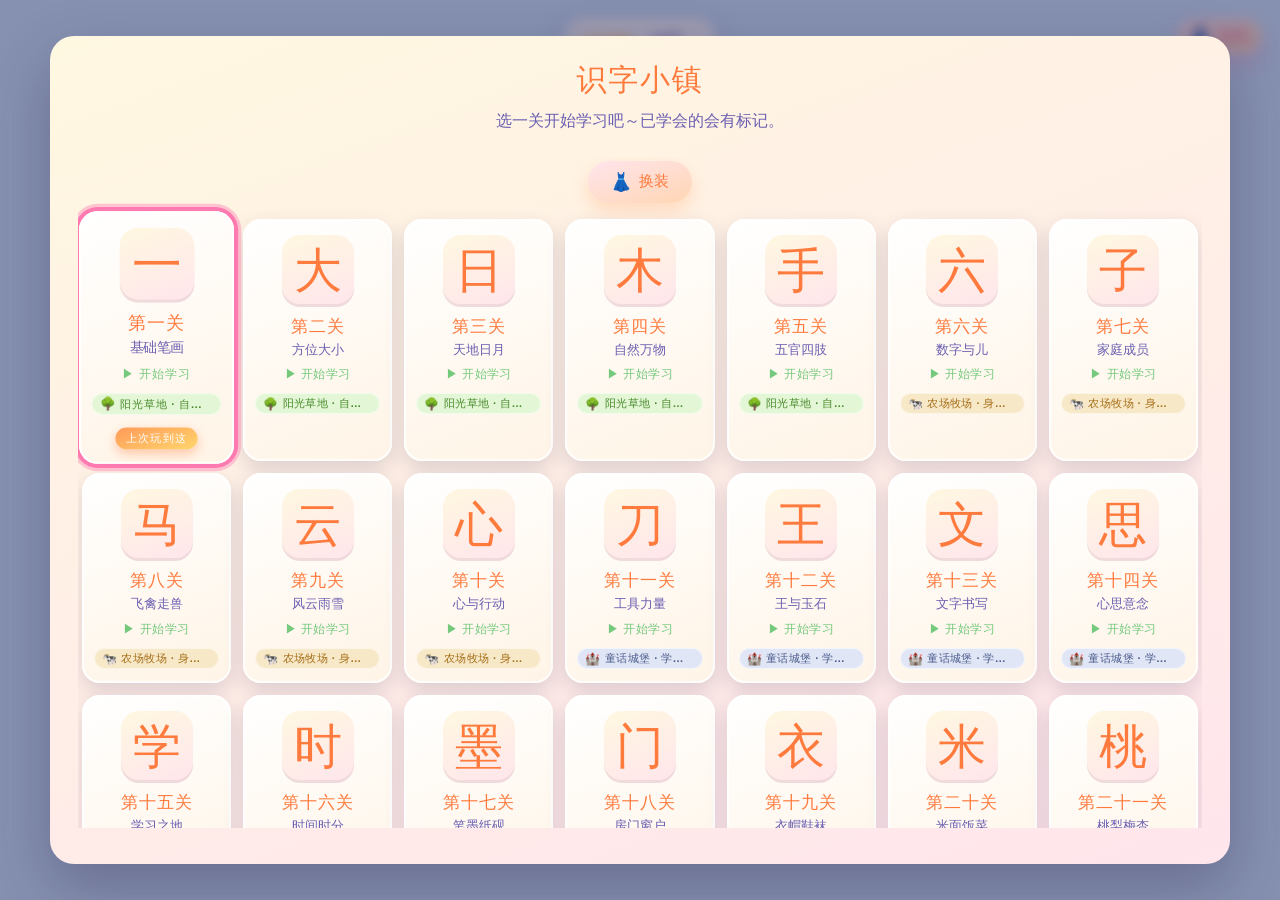
<file: index.html>
<!doctype html>
<html lang="zh-CN">
  <head>
    <meta charset="UTF-8" />
    <meta name="viewport" content="width=device-width, initial-scale=1.0, viewport-fit=cover" />
    <meta name="theme-color" content="#7ec8ff" />
    <link rel="icon" href="data:," />
    <title>识字小镇 · Character Town</title>
    <script type="module" crossorigin src="/assets/index-6w6TFGwN.js"></script>
    <link rel="stylesheet" crossorigin href="/assets/index-BEUWVscz.css">
  </head>
  <body>
    <main id="app">
      <canvas id="game-canvas" aria-label="识字小镇 Three.js 游戏画布"></canvas>

      <!-- 顶部：图片提示 + 拼音 + 词语 -->
      <section id="prompt-card" aria-live="polite">
        <div id="prompt-picture" aria-hidden="true">🌙</div>
        <div id="prompt-text">
          <div id="prompt-pinyin">yuè</div>
          <div id="prompt-word">
            <span class="char-slot" data-slot="0">?</span>
          </div>
        </div>
      </section>

      <!-- 关卡进度 + 鼓励语 -->
      <section id="round-bar" aria-live="polite">
        <div id="round-dots" aria-label="关卡进度"></div>
        <div id="status-line">准备好啦！走向正确的汉字 ✨</div>
      </section>

      <!-- 游戏中右上方：返回关卡列表（左）+ 换装（右） -->
      <button id="back-fab" type="button" aria-label="返回关卡选择" hidden>
        <span class="back-fab-icon" aria-hidden="true">🏠</span>
        <span class="back-fab-label">关卡</span>
      </button>

      <!-- 始终可见的换装入口：放在右上方，游戏过程中也能用 -->
      <button id="outfit-fab" type="button" aria-label="打开换装">
        <span class="outfit-fab-icon" aria-hidden="true">👗</span>
        <span class="outfit-fab-label">换装</span>
      </button>

      <!-- 开始 / 结束 弹窗。初始隐藏，等 Game.start() 加载完 stages.json 后再显示。 -->
      <section id="overlay">
        <div id="overlay-card">
          <h1 id="overlay-title">识字小镇</h1>
          <p id="overlay-body">正在准备关卡…</p>
          <div id="overlay-extras"></div>
          <button id="overlay-button" type="button">开始游戏</button>
          <button id="overlay-secondary" type="button" hidden>选择其他关卡</button>
        </div>
      </section>

      <!-- 触屏移动 -->
      <div id="touch-controls" aria-hidden="true">
        <div id="touch-stick">
          <div id="touch-knob"></div>
        </div>
        <!-- 占位按钮（保持 InputController 依赖；触屏上隐藏） -->
        <button id="dash-button" type="button" tabindex="-1" aria-hidden="true"></button>
      </div>

      <!-- 移动端首次进入提示 -->
      <section id="mobile-hint" aria-live="polite">
        <div class="hint-card">
          <div class="hint-row">
            <span class="hint-icon" aria-hidden="true">🕹️</span>
            <span class="hint-text">推动左下摇杆，让小兔子走动</span>
          </div>
          <div class="hint-row">
            <span class="hint-icon" aria-hidden="true">👆</span>
            <span class="hint-text">在场景上滑动手指，可以转动视角</span>
          </div>
          <button id="mobile-hint-close" type="button">知道了</button>
        </div>
        <div class="hint-arrow" aria-hidden="true">↙</div>
      </section>

      <!-- 手柄首次连接提示：与移动端 hint 类似，列出手柄按键映射 -->
      <section id="gamepad-hint" aria-live="polite">
        <div class="hint-card gp-hint-card">
          <div class="gp-hint-title">🎮 手柄已连接</div>
          <div class="hint-row">
            <span class="hint-icon" aria-hidden="true">🕹️</span>
            <span class="hint-text">左摇杆：移动 · 右摇杆：转动视角</span>
          </div>
          <div class="hint-row">
            <span class="hint-icon" aria-hidden="true">🅰️</span>
            <span class="hint-text">A 键：进入 / 确认 · B 键：返回</span>
          </div>
          <div class="hint-row">
            <span class="hint-icon" aria-hidden="true">🔼</span>
            <span class="hint-text">方向键：选择关卡 / 服装</span>
          </div>
          <div class="hint-row">
            <span class="hint-icon" aria-hidden="true">🟡</span>
            <span class="hint-text">Y 键：换装 · Start：朗读字音</span>
          </div>
          <button id="gamepad-hint-close" type="button">知道了</button>
        </div>
      </section>
    </main>
  </body>
</html>
</file>
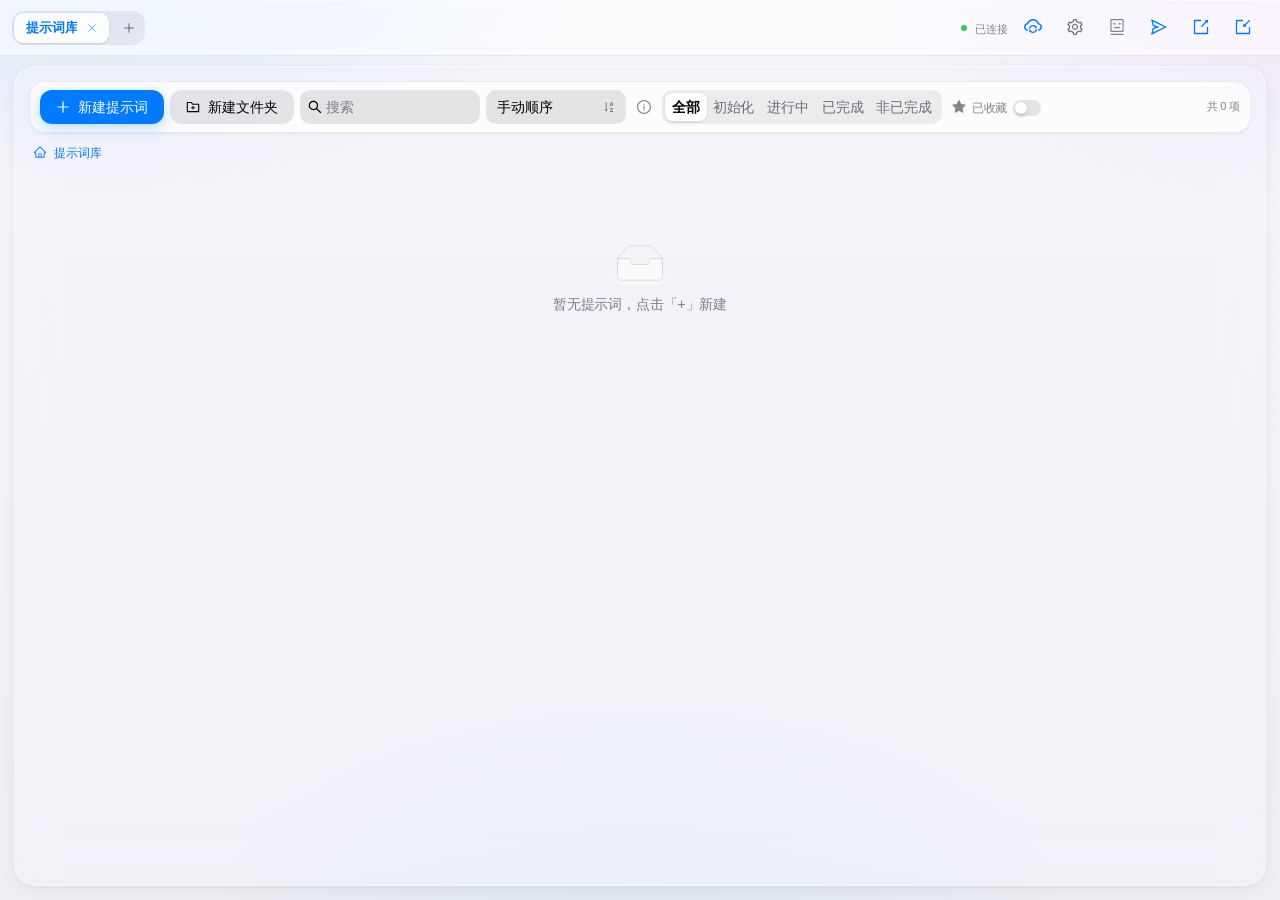
<file: ai-prompt-mgmt/index.html>
<!doctype html>
<html lang="zh-CN">
  <head>
    <meta charset="UTF-8" />
    <!-- viewport-fit=cover 让 iOS Safari 暴露 env(safe-area-inset-*)，
         配合 Layout Header 的安全区 padding 才能避免 PWA 状态栏遮挡。
         注意：去掉了 maximum-scale=1.0 + user-scalable=no（反 a11y，
         Apple 在 iOS 10+ 已明确建议不要禁用用户缩放）。 -->
    <meta name="viewport" content="width=device-width, initial-scale=1.0, viewport-fit=cover" />
    <meta name="theme-color" content="#f2f2f7" id="theme-color-meta" />
    <meta name="mobile-web-app-capable" content="yes" />
    <meta name="apple-mobile-web-app-capable" content="yes" />
    <meta name="apple-mobile-web-app-status-bar-style" content="black-translucent" />
    <meta name="apple-mobile-web-app-title" content="提示词库" />
    <title>提示词库</title>

    <!-- 标准图标：优先 SVG（可缩放），再回退 PNG -->
    <link rel="icon" type="image/svg+xml" sizes="any" href="./favicon.svg" />
    <link rel="icon" type="image/png" sizes="32x32" href="./favicon-32x32.png" />
    <link rel="icon" type="image/png" sizes="16x16" href="./favicon-16x16.png" />
    
    <!-- Apple Touch Icon -->
    <link rel="apple-touch-icon" sizes="180x180" href="./apple-touch-icon.png" />
    
    <!-- Android Chrome -->
    <link rel="manifest" href="./manifest.json" />
    
    <meta name="description" content="提示词库 - 高效管理和复用AI提示词" />

    <!-- 主题：首屏内联解析（浅色/暗色/跟随系统），避免 React 挂载前闪烁 -->
    <script>
      (function () {
        var mode = 'light';
        var glass = 'standard';
        try {
          var raw = localStorage.getItem('app-settings');
          if (raw) {
            var parsed = JSON.parse(raw);
            if (parsed) {
              if (
                parsed.themeMode === 'light' ||
                parsed.themeMode === 'dark' ||
                parsed.themeMode === 'system'
              ) {
                mode = parsed.themeMode;
              }
              if (
                parsed.glassOpacity === 'clear' ||
                parsed.glassOpacity === 'light' ||
                parsed.glassOpacity === 'standard' ||
                parsed.glassOpacity === 'solid'
              ) {
                glass = parsed.glassOpacity;
              }
            }
          }
        } catch (e) {
          /* localStorage 不可用时退回浅色 */
        }
        var resolved =
          mode === 'system'
            ? window.matchMedia('(prefers-color-scheme: dark)').matches
              ? 'dark'
              : 'light'
            : mode;
        var root = document.documentElement;
        root.dataset.theme = resolved;
        root.dataset.glass = glass;
        root.style.colorScheme = resolved;
        var meta = document.getElementById('theme-color-meta');
        if (meta) meta.content = resolved === 'dark' ? '#1c1c1e' : '#f2f2f7';
      })();
    </script>
    <script type="module" crossorigin src="./assets/index-BOqaMb8U.js"></script>
    <link rel="stylesheet" crossorigin href="./assets/index-BNlr_bYI.css">
  </head>
  <body>
    <div id="root"></div>
  </body>
</html>
</file>
<file: assets/index-BEUWVscz.css>
:root{color:#2a2440;font-synthesis:none;text-rendering:geometricprecision;background:#cfeaff;font-family:PingFang SC,Hiragino Sans GB,Microsoft YaHei,Noto Sans CJK SC,Source Han Sans SC,Avenir Next,Avenir,Segoe UI,sans-serif}*{box-sizing:border-box}html,body,#app{width:100%;height:100%;margin:0;overflow:hidden}body{-webkit-tap-highlight-color:transparent;min-width:320px}#app{background:linear-gradient(#7ec8ff 0%,#cfeaff 60%,#f8efd2 100%);position:relative}#game-canvas{touch-action:none;outline:none;width:100vw;height:100vh;display:block}#back-fab{top:max(18px, env(safe-area-inset-top));right:calc(max(18px, env(safe-area-inset-right)) + 116px);z-index:5;appearance:none;cursor:pointer;color:#3aa5d9;letter-spacing:.06em;-webkit-tap-highlight-color:#3aa5d940;pointer-events:auto;background:linear-gradient(160deg,#d6f7ff,#c1ecff);border:none;border-radius:999px;align-items:center;gap:6px;padding:8px 14px 8px 10px;font-family:inherit;font-size:14px;font-weight:800;transition:transform .18s,box-shadow .18s;display:inline-flex;position:absolute;box-shadow:0 10px 22px #3aa5d952,inset 0 0 0 2px #ffffffd9}#back-fab:hover{transform:translateY(-2px);box-shadow:0 14px 26px #3aa5d96b,inset 0 0 0 2px #fffffff2}#back-fab:active{transform:translateY(0)}#back-fab[hidden]{display:none}.back-fab-icon{filter:drop-shadow(0 2px 4px #3aa5d952);font-size:20px;line-height:1}.back-fab-label{font-size:13px}@media (width<=380px){.back-fab-label{display:none}#back-fab{right:calc(max(18px, env(safe-area-inset-right)) + 64px);padding:8px 10px}}@media (pointer:coarse),(width<=760px){#back-fab{right:calc(max(18px, env(safe-area-inset-right)) + 92px);padding:7px 12px 7px 9px;font-size:13px}.back-fab-icon{font-size:18px}}#outfit-fab{top:max(18px, env(safe-area-inset-top));right:max(18px, env(safe-area-inset-right));z-index:5;appearance:none;cursor:pointer;color:#ff5a8a;letter-spacing:.06em;-webkit-tap-highlight-color:#ff9a5a40;pointer-events:auto;background:linear-gradient(160deg,#ffe5ec,#ffd5b3);border:none;border-radius:999px;align-items:center;gap:6px;padding:8px 14px 8px 10px;font-family:inherit;font-size:14px;font-weight:800;transition:transform .18s,box-shadow .18s;display:inline-flex;position:absolute;box-shadow:0 10px 22px #ff7ab052,inset 0 0 0 2px #ffffffd9}#outfit-fab:hover{transform:translateY(-2px);box-shadow:0 14px 26px #ff7ab06b,inset 0 0 0 2px #fffffff2}#outfit-fab:active{transform:translateY(0)}#outfit-fab[hidden]{display:none}.outfit-fab-icon{filter:drop-shadow(0 2px 4px #ff7ab052);font-size:20px;line-height:1}.outfit-fab-label{font-size:13px}@media (width<=380px){.outfit-fab-label{display:none}#outfit-fab{padding:8px 10px}}@media (pointer:coarse),(width<=760px){#outfit-fab{padding:7px 12px 7px 9px;font-size:13px}.outfit-fab-icon{font-size:18px}}#prompt-card{top:max(18px, env(safe-area-inset-top));-webkit-backdrop-filter:blur(8px);backdrop-filter:blur(8px);pointer-events:auto;cursor:pointer;-webkit-user-select:none;user-select:none;-webkit-tap-highlight-color:#ff9a5a40;z-index:4;background:#ffffffe0;border-radius:22px;align-items:center;gap:14px;padding:12px 22px 12px 14px;display:flex;position:absolute;left:50%;transform:translate(-50%);box-shadow:0 14px 36px #664ea538,inset 0 0 0 2px #ffffffe6}#prompt-card.prompt-tapped{animation:.32s prompt-tap}@keyframes prompt-tap{0%{transform:translate(-50%)scale(1)}40%{transform:translate(-50%)scale(1.07);box-shadow:0 18px 42px #ff9a5a59,inset 0 0 0 2px #ffffffe6}to{transform:translate(-50%)scale(1)}}#prompt-picture{background:linear-gradient(160deg,#ffe9b3,#ffc7c7);border-radius:16px;justify-content:center;align-items:center;width:60px;height:60px;font-size:48px;line-height:1;display:flex;box-shadow:inset 0 -3px #00000014}#prompt-text{flex-direction:column;align-items:flex-start;gap:4px;display:flex}#prompt-pinyin{color:#6b5fb1;letter-spacing:.04em;font-size:16px;font-weight:600}#prompt-word{gap:8px;display:flex}.char-slot{color:#ff8a3d;background:#fff4d6;border-radius:12px;justify-content:center;align-items:center;width:42px;height:48px;font-size:28px;font-weight:800;transition:transform .32s cubic-bezier(.34,1.56,.64,1),background .32s,color .32s;display:inline-flex;box-shadow:inset 0 -3px #00000014}.char-slot.char-filled{color:#fff;background:linear-gradient(160deg,#ffd66b,#ff9a5a);animation:.42s slot-pop;transform:scale(1.08)rotate(-3deg)}@keyframes slot-pop{0%{transform:scale(.5)rotate(8deg)}60%{transform:scale(1.18)rotate(-6deg)}to{transform:scale(1.08)rotate(-3deg)}}#round-bar{top:max(110px, calc(env(safe-area-inset-top) + 110px));pointer-events:none;z-index:3;flex-direction:column;align-items:center;gap:6px;display:flex;position:absolute;left:50%;transform:translate(-50%)}#round-dots{gap:8px;display:flex}.round-dot{background:#ffffffb3;border-radius:50%;width:14px;height:14px;transition:transform .32s,background .32s;box-shadow:inset 0 -2px #00000014}.round-dot.dot-active{background:linear-gradient(160deg,#ff9a5a,#ffd66b);transform:scale(1.25)}.round-dot.dot-done{background:linear-gradient(160deg,#74e1c0,#4fc1e9)}#status-line{color:#6b5fb1;background:#ffffffd1;border-radius:999px;padding:6px 14px;font-size:14px;font-weight:700;transition:transform .22s;box-shadow:0 6px 16px #664ea52e}#status-line.flash{animation:.45s status-flash}@keyframes status-flash{0%{transform:translateY(0)scale(1)}35%{transform:translateY(-4px)scale(1.06)}to{transform:translateY(0)scale(1)}}#overlay{-webkit-backdrop-filter:blur(6px);backdrop-filter:blur(6px);z-index:10;opacity:0;pointer-events:none;background:#2e245073;justify-content:center;align-items:center;transition:opacity .32s;display:flex;position:absolute;inset:0}#overlay.overlay-visible{opacity:1;pointer-events:auto}#overlay-card{text-align:center;background:linear-gradient(160deg,#fff8e1,#ffe5ec);border-radius:24px;flex-direction:column;width:min(96vw,1180px);max-height:92vh;padding:24px 28px 22px;display:flex;overflow:hidden;box-shadow:0 24px 60px #2e245052}#overlay-card>#overlay-extras{overscroll-behavior:contain;scrollbar-width:thin;scrollbar-color:#ff9a5a8c transparent;flex:1;min-height:0;padding:4px 2px;overflow-y:auto}#overlay-card>#overlay-extras::-webkit-scrollbar{width:10px}#overlay-card>#overlay-extras::-webkit-scrollbar-track{background:0 0}#overlay-card>#overlay-extras::-webkit-scrollbar-thumb{background:linear-gradient(#ffb37a,#ff9a5a) padding-box padding-box;border:2px solid #0000;border-radius:999px}#overlay.celebrate #overlay-card{width:min(440px,90vw);max-height:86vh;overflow-y:auto}#overlay.celebrate #overlay-card>#overlay-extras{flex:0 auto;padding:0;overflow:visible}#overlay-title{color:#ff7a3d;letter-spacing:.06em;margin:0 0 8px;font-size:30px}#overlay-body{color:#6b5fb1;word-break:keep-all;margin:0 0 18px;font-size:16px;line-height:1.6}#overlay-button{appearance:none;cursor:pointer;color:#fff;letter-spacing:.06em;background:linear-gradient(160deg,#ff9a5a,#ffd66b);border:none;border-radius:999px;padding:12px 28px;font-size:17px;font-weight:800;transition:transform .2s,box-shadow .2s;box-shadow:0 12px 28px #ff7a3d6b}#overlay-button:hover{transform:translateY(-2px);box-shadow:0 16px 32px #ff7a3d80}#overlay-button:active{transform:translateY(0)}#overlay.celebrate #overlay-card{background:linear-gradient(160deg,#d6f7ff,#fff2c1)}#overlay.celebrate #overlay-title{color:#4fc1e9}#overlay-extras{margin:4px 0 14px}.stage-grid{grid-template-columns:repeat(auto-fill,minmax(140px,1fr));gap:12px;padding:4px 2px 8px;display:grid}.stage-card{appearance:none;cursor:pointer;text-align:center;color:inherit;background:linear-gradient(160deg,#fff,#fff4e6);border:none;border-radius:18px;flex-direction:column;align-items:center;gap:4px;padding:16px 12px 14px;font-family:inherit;transition:transform .22s,box-shadow .22s,opacity .22s;display:flex;box-shadow:0 8px 20px #2e245029,inset 0 0 0 2px #ffffffe6}.stage-card.unlocked:hover{transform:translateY(-3px);box-shadow:0 14px 28px #ff9a5a52,inset 0 0 0 2px #fffffff2}.stage-card:active{transform:translateY(0)}.stage-card.locked{cursor:not-allowed;opacity:.55;background:linear-gradient(160deg,#e8e6f0,#d6d2e0);box-shadow:inset 0 -2px #00000014}.stage-card.done{background:linear-gradient(160deg,#d6f7e3,#c1ecff);box-shadow:0 8px 20px #4fc1e947,inset 0 0 0 2px #fffffff2}.stage-card.last-played{animation:1.8s ease-in-out infinite stage-pulse;position:relative;box-shadow:0 0 0 3px #ff9a5a,0 14px 32px #ff9a5a6b,inset 0 0 0 2px #fffffff2}.stage-card.last-played.done{box-shadow:0 0 0 3px #4fc1e9,0 14px 32px #4fc1e966,inset 0 0 0 2px #fffffff2}@keyframes stage-pulse{0%,to{transform:scale(1)}50%{transform:scale(1.04)}}.stage-badge{color:#fff;letter-spacing:.06em;background:linear-gradient(160deg,#ff9a5a,#ffd66b);border-radius:999px;align-self:center;margin-top:8px;padding:3px 10px;font-size:11px;font-weight:800;box-shadow:0 4px 10px #ff7a3d66}.stage-icon{color:#ff7a3d;background:linear-gradient(160deg,#fff8e1,#ffe5ec);border-radius:18px;justify-content:center;align-items:center;width:72px;height:72px;margin-bottom:4px;font-size:48px;font-weight:900;line-height:1;display:flex;box-shadow:inset 0 -3px #0000000f}.stage-card.locked .stage-icon{color:#8a82a6;background:linear-gradient(160deg,#efeaf5,#d8d2e0)}.stage-title{color:#ff7a3d;letter-spacing:.06em;font-size:17px;font-weight:800}.stage-card.locked .stage-title{color:#8a82a6}.stage-subtitle{color:#6b5fb1;font-size:13px;font-weight:600;line-height:1.3}.stage-card.locked .stage-subtitle{color:#9890b5}.stage-status{color:#74c97c;letter-spacing:.04em;margin-top:4px;font-size:12px;font-weight:700}.stage-card.done .stage-status{color:#4fc1e9}.stage-card.locked .stage-status{color:#8a82a6}.stage-theme{letter-spacing:.04em;color:#5a4a8a;white-space:nowrap;text-overflow:ellipsis;background:#fff9;border-radius:999px;align-items:center;gap:4px;max-width:100%;margin-top:6px;padding:3px 8px;font-size:11px;font-weight:700;display:inline-flex;overflow:hidden;box-shadow:inset 0 0 0 1px #fff9}.stage-theme-icon{font-size:12px;line-height:1}.stage-theme-text{text-overflow:ellipsis;font-size:11px;overflow:hidden}.stage-theme.theme-meadow{color:#4a8a2c;background:#e3f7d6}.stage-theme.theme-farm{color:#a8721c;background:#f7e8c8}.stage-theme.theme-castle{color:#4a5a8a;background:#e0e6f6}.stage-theme.theme-town{color:#cc6a3a;background:#ffe7d4}.stage-theme.theme-orchard{color:#c84a4a;background:#fbdada}.stage-theme.theme-rainbow{color:#8a4ab0;background:#f7e7f7}.stage-theme.theme-ocean{color:#3a7ac8;background:#d4ecf7}.stage-theme.theme-sakura{color:#c84a8a;background:#ffe0ec}.stage-theme.theme-snow{color:#4a7ac8;background:#eef4fb}.stage-theme.theme-beach{color:#cc8a3a;background:#fff4cc}.stage-theme.theme-iceberg{color:#4a8ac8;background:#e0f0fa}.stage-theme.theme-space{color:#3050a0;background:#c8d0ff}.stage-theme.theme-wheatfield{color:#a87832;background:#f7e8b8}.stage-theme.theme-palace{color:#c84a4a;background:#ffe0d4}.stage-theme.theme-garden{color:#c84a8a;background:#ffe0ec}.stage-theme.theme-bazaar{color:#a8601c;background:#f7e0b8}.stage-theme.theme-theater{color:#a84a4a;background:#f7d8d8}.stage-theme.theme-workshop{color:#8a5a2a;background:#e8d4b8}.stage-theme.theme-kitchen{color:#cc6a3a;background:#ffe7d4}.stage-theme.theme-skyGarden{color:#8a4ab0;background:#f7e0f0}#overlay-secondary{appearance:none;cursor:pointer;color:#6b5fb1;letter-spacing:.04em;background:#ffffffa6;border:none;border-radius:999px;margin-top:10px;padding:8px 18px;font-family:inherit;font-size:14px;font-weight:700;transition:transform .18s,background .18s;box-shadow:0 4px 12px #2e24502e}#overlay-secondary:hover{background:#ffffffd9;transform:translateY(-1px)}#overlay-secondary:active{transform:translateY(0)}#overlay-secondary[hidden]{display:none}@media (width<=380px){.stage-grid{grid-template-columns:repeat(auto-fill,minmax(120px,1fr))}.stage-icon{width:60px;height:60px;font-size:40px}}.outfit-entry{appearance:none;cursor:pointer;color:#ff7a3d;letter-spacing:.06em;background:linear-gradient(160deg,#ffe5ec,#ffd5b3);border:none;border-radius:999px;align-items:center;gap:6px;margin:0 auto 12px;padding:10px 22px;font-family:inherit;font-size:15px;font-weight:800;transition:transform .2s,box-shadow .2s;display:inline-flex;box-shadow:0 8px 18px #ff9a5a47}.outfit-entry:hover{transform:translateY(-2px);box-shadow:0 12px 24px #ff9a5a61}.outfit-entry:active{transform:translateY(0)}.outfit-entry-icon{font-size:18px}#overlay.outfit #overlay-card{background:linear-gradient(160deg,#fff0fa,#e5f3ff)}#overlay.outfit #overlay-title{color:#e94f8a}.outfit-grid{grid-template-columns:repeat(auto-fill,minmax(140px,1fr));gap:12px;padding:4px 2px 8px;display:grid}.outfit-card{appearance:none;cursor:pointer;text-align:center;color:inherit;background:linear-gradient(160deg,#fff,#fff4e6);border:none;border-radius:18px;flex-direction:column;align-items:center;gap:4px;padding:14px 10px 12px;font-family:inherit;transition:transform .22s,box-shadow .22s,opacity .22s;display:flex;position:relative;box-shadow:0 8px 20px #2e245029,inset 0 0 0 2px #ffffffe6}.outfit-card.unlocked:hover{transform:translateY(-3px);box-shadow:0 14px 28px #ff9a5a52,inset 0 0 0 2px #fffffff2}.outfit-card:active{transform:translateY(0)}.outfit-card.locked{cursor:not-allowed;opacity:.6;background:linear-gradient(160deg,#ece8f5,#d8d2e0);box-shadow:inset 0 -2px #00000014}.outfit-card.selected{animation:1.6s ease-in-out infinite outfit-pulse;box-shadow:0 0 0 3px #ff7ab0,0 12px 26px #ff7ab06b,inset 0 0 0 2px #fffffff2}@keyframes outfit-pulse{0%,to{transform:scale(1)}50%{transform:scale(1.03)}}.outfit-color{border-radius:16px;justify-content:center;align-items:center;width:64px;height:64px;margin-bottom:2px;font-size:30px;display:flex;box-shadow:inset 0 -3px #0000001a,0 4px 10px #2e24502e}.outfit-card.locked .outfit-color{filter:grayscale(.6);opacity:.7}.outfit-emoji{filter:drop-shadow(0 2px 4px #2e24502e);font-size:22px;line-height:1;position:absolute;top:14px;right:12px}.outfit-name{color:#ff7a3d;letter-spacing:.04em;font-size:14px;font-weight:800}.outfit-card.locked .outfit-name{color:#8a82a6}.outfit-status{color:#74c97c;letter-spacing:.04em;font-size:11px;font-weight:700}.outfit-card.selected .outfit-status{color:#ff7ab0}.outfit-card.locked .outfit-status{color:#9890b5}@media (width<=380px){.outfit-grid{grid-template-columns:repeat(auto-fill,minmax(120px,1fr))}}.unlock-note{color:#ff5a8a;background:linear-gradient(160deg,#ffe1ec,#ffd5b3);border-radius:14px;margin:8px 0 16px;padding:10px 14px;font-size:14px;font-weight:700;animation:.6s cubic-bezier(.34,1.56,.64,1) unlock-pop;box-shadow:inset 0 0 0 2px #fff9}@keyframes unlock-pop{0%{opacity:0;transform:scale(.6)translateY(10px)}to{opacity:1;transform:scale(1)translateY(0)}}#touch-controls{right:max(18px, env(safe-area-inset-right));bottom:max(18px, env(safe-area-inset-bottom));left:max(18px, env(safe-area-inset-left));pointer-events:none;z-index:5;justify-content:flex-start;align-items:flex-end;display:none;position:absolute}#touch-stick{aspect-ratio:1;pointer-events:auto;touch-action:none;background:#ffffff8c;border:1px solid #fff9;border-radius:50%;width:clamp(108px,26vw,152px);position:relative;box-shadow:0 12px 24px #2e24502e}#touch-knob{aspect-ratio:1;background:linear-gradient(160deg,#ff9a5a,#ffd66b);border-radius:50%;width:42%;position:absolute;top:50%;left:50%;transform:translate(-50%,-50%);box-shadow:0 6px 18px #ff7a3d73}#dash-button{display:none}@media (pointer:coarse),(width<=760px){#prompt-card{gap:10px;padding:10px 18px 10px 12px}#prompt-picture{width:50px;height:50px;font-size:38px}#prompt-pinyin{font-size:13px}.char-slot{width:36px;height:42px;font-size:24px}#round-bar{top:max(96px, calc(env(safe-area-inset-top) + 96px))}#status-line{padding:5px 10px;font-size:12px}#touch-controls{display:flex}}#mobile-hint{left:max(18px, env(safe-area-inset-left));bottom:calc(max(180px, env(safe-area-inset-bottom)) + 160px);pointer-events:none;z-index:6;align-items:flex-end;gap:8px;display:none;position:absolute}#mobile-hint.hint-visible{display:none}.hint-card{pointer-events:auto;background:#fffffff5;border-radius:18px;flex-direction:column;gap:8px;max-width:220px;padding:12px 14px 10px;animation:.42s cubic-bezier(.34,1.56,.64,1) hint-in;display:flex;box-shadow:0 12px 28px #2e245047}.hint-row{align-items:center;gap:10px;display:flex}.hint-icon{flex-shrink:0;font-size:22px}.hint-text{color:#6b5fb1;font-size:13px;font-weight:700;line-height:1.4}#mobile-hint-close{appearance:none;cursor:pointer;color:#fff;background:linear-gradient(160deg,#ff9a5a,#ffd66b);border:none;border-radius:999px;align-self:flex-start;padding:6px 14px;font-size:12px;font-weight:800;box-shadow:0 6px 14px #ff7a3d6b}.hint-arrow{color:#ff9a5a;text-shadow:0 4px 12px #ff7a3d6b;align-self:flex-end;margin-bottom:4px;font-size:36px;animation:1.2s ease-in-out infinite hint-bounce}@keyframes hint-in{0%{opacity:0;transform:translateY(20px)scale(.92)}to{opacity:1;transform:translateY(0)scale(1)}}@keyframes hint-bounce{0%,to{transform:translateY(0)rotate(-12deg)}50%{transform:translateY(8px)rotate(-12deg)}}@media (pointer:coarse),(width<=760px){#mobile-hint{display:none}#mobile-hint.hint-visible{display:flex}}#outfit-fab.gp-active{box-shadow:0 0 0 3px #74e1c0,0 10px 22px #74e1c080,inset 0 0 0 2px #fffffff2}#outfit-fab.gp-active:before{content:"🎮";filter:drop-shadow(0 2px 4px #2e245047);font-size:16px;position:absolute;top:-10px;right:-8px}#gamepad-hint{right:max(18px, env(safe-area-inset-right));bottom:max(18px, env(safe-area-inset-bottom));pointer-events:none;z-index:6;display:none;position:absolute}#gamepad-hint.hint-visible{display:flex}.gp-hint-card{pointer-events:auto;background:#fffffff5;max-width:260px;padding:14px 16px 12px;box-shadow:0 14px 32px #2e245052}.gp-hint-title{color:#4fc1e9;letter-spacing:.06em;margin-bottom:6px;font-size:14px;font-weight:800}.stage-card.gp-focus,.outfit-card.gp-focus,.outfit-entry.gp-focus,#overlay-button.gp-focus,#overlay-secondary.gp-focus,#outfit-fab.gp-focus,#back-fab.gp-focus{outline:none;transform:translateY(-3px)scale(1.04);box-shadow:0 0 0 4px #ff7ab0,0 0 0 7px #ff7ab066,inset 0 0 0 2px #fffffff2}.stage-card.gp-focus:active,.outfit-card.gp-focus:active,.outfit-entry.gp-focus:active{transform:translateY(0)scale(1)}.gp-pulse{animation:.22s gp-pulse}@keyframes gp-pulse{0%{transform:scale(1.04)}50%{transform:scale(.96)}to{transform:scale(1.04)}}@media (pointer:coarse),(width<=760px){#gamepad-hint{display:none!important}}
</file>
<file: ai-prompt-mgmt/assets/index-BNlr_bYI.css>
html,body{width:100%;height:100%}input::-ms-clear,input::-ms-reveal{display:none}*,*:before,*:after{box-sizing:border-box}html{font-family:sans-serif;line-height:1.15;-webkit-text-size-adjust:100%;-ms-text-size-adjust:100%;-ms-overflow-style:scrollbar;-webkit-tap-highlight-color:rgba(0,0,0,0)}body{margin:0}[tabindex="-1"]:focus{outline:none}hr{box-sizing:content-box;height:0;overflow:visible}h1,h2,h3,h4,h5,h6{margin-top:0;margin-bottom:.5em;font-weight:500}p{margin-top:0;margin-bottom:1em}abbr[title],abbr[data-original-title]{-webkit-text-decoration:underline dotted;text-decoration:underline dotted;border-bottom:0;cursor:help}address{margin-bottom:1em;font-style:normal;line-height:inherit}input[type=text],input[type=password],input[type=number],textarea{-webkit-appearance:none}ol,ul,dl{margin-top:0;margin-bottom:1em}ol ol,ul ul,ol ul,ul ol{margin-bottom:0}dt{font-weight:500}dd{margin-bottom:.5em;margin-left:0}blockquote{margin:0 0 1em}dfn{font-style:italic}b,strong{font-weight:bolder}small{font-size:80%}sub,sup{position:relative;font-size:75%;line-height:0;vertical-align:baseline}sub{bottom:-.25em}sup{top:-.5em}pre,code,kbd,samp{font-size:1em;font-family:SFMono-Regular,Consolas,Liberation Mono,Menlo,Courier,monospace}pre{margin-top:0;margin-bottom:1em;overflow:auto}figure{margin:0 0 1em}img{vertical-align:middle;border-style:none}a,area,button,[role=button],input:not([type=range]),label,select,summary,textarea{touch-action:manipulation}table{border-collapse:collapse}caption{padding-top:.75em;padding-bottom:.3em;text-align:left;caption-side:bottom}input,button,select,optgroup,textarea{margin:0;color:inherit;font-size:inherit;font-family:inherit;line-height:inherit}button,input{overflow:visible}button,select{text-transform:none}button,html [type=button],[type=reset],[type=submit]{-webkit-appearance:button}button::-moz-focus-inner,[type=button]::-moz-focus-inner,[type=reset]::-moz-focus-inner,[type=submit]::-moz-focus-inner{padding:0;border-style:none}input[type=radio],input[type=checkbox]{box-sizing:border-box;padding:0}input[type=date],input[type=time],input[type=datetime-local],input[type=month]{-webkit-appearance:listbox}textarea{overflow:auto;resize:vertical}fieldset{min-width:0;margin:0;padding:0;border:0}legend{display:block;width:100%;max-width:100%;margin-bottom:.5em;padding:0;color:inherit;font-size:1.5em;line-height:inherit;white-space:normal}progress{vertical-align:baseline}[type=number]::-webkit-inner-spin-button,[type=number]::-webkit-outer-spin-button{height:auto}[type=search]{outline-offset:-2px;-webkit-appearance:none}[type=search]::-webkit-search-cancel-button,[type=search]::-webkit-search-decoration{-webkit-appearance:none}::-webkit-file-upload-button{font:inherit;-webkit-appearance:button}output{display:inline-block}summary{display:list-item}template{display:none}[hidden]{display:none!important}:root{--ios-blue: #007aff;--ios-blue-light: #0a84ff;--ios-green: #34c759;--ios-red: #ff3b30;--ios-orange: #ff9500;--ios-yellow: #ffcc00;--ios-purple: #af52de;--ios-pink: #ff2d55;--ios-teal: #30b0c7;--ios-indigo: #5856d6;--ios-gray: #8e8e93;--color-bg: #f2f2f7;--color-bg-gradient: radial-gradient(min(1000px, 70vw) min(520px, 36vw) at 6% -12%, rgba(0, 122, 255, .16) 0%, transparent 62%), radial-gradient(min(900px, 62vw) min(480px, 33vw) at 102% -6%, rgba(175, 82, 222, .13) 0%, transparent 58%), radial-gradient(min(860px, 60vw) min(620px, 43vw) at 50% 116%, rgba(48, 176, 199, .12) 0%, transparent 62%), linear-gradient(180deg, #f6f6fa 0%, #eeeef4 100%);--color-surface: #ffffff;--color-surface-2: #fbfbfd;--color-group-surface: #ffffff;--color-surface-glass: rgba(255, 255, 255, .72);--color-fill: rgba(118, 118, 128, .12);--color-fill-strong: rgba(118, 118, 128, .18);--color-fill-hover: rgba(118, 118, 128, .28);--color-border: rgba(60, 60, 67, .12);--color-border-strong: rgba(60, 60, 67, .2);--color-hairline: rgba(60, 60, 67, .09);--color-text: #000000;--color-text-secondary: rgba(60, 60, 67, .72);--color-text-muted: rgba(60, 60, 67, .62);--color-primary: #007aff;--color-primary-soft: rgba(0, 122, 255, .12);--color-primary-hover: #0062cc;--color-accent: #5856d6;--color-success: #34c759;--color-warning: #ff9500;--color-danger: #ff3b30;--radius-xs: 8px;--radius-sm: 10px;--radius-md: 12px;--radius-lg: 16px;--radius-xl: 22px;--radius-2xl: 28px;--shadow-sm: 0 1px 2px rgba(0, 0, 0, .04), 0 1px 3px rgba(0, 0, 0, .04);--shadow-md: 0 4px 16px rgba(0, 0, 0, .06), 0 1px 3px rgba(0, 0, 0, .04);--shadow-lg: 0 16px 48px rgba(0, 0, 0, .12), 0 4px 12px rgba(0, 0, 0, .06);--shadow-tint: 0 8px 24px rgba(0, 122, 255, .22);--glass-blur: saturate(180%) blur(24px);--glass-border: rgba(255, 255, 255, .6);--glass-inset: inset 0 .5px 0 rgba(255, 255, 255, .65);--glass-field-rgb: 255 255 255;--glass-alpha-field: .72;--glass-alpha-field-focus: .9;--glass-scale: 1;--glass-overlay-scale: 1;--glass-list-rgb: 255 255 255;--glass-alpha-list: 1}:root[data-glass=clear]{--glass-scale: .35;--glass-overlay-scale: .78}:root[data-glass=light]{--glass-scale: .62;--glass-overlay-scale: .9}:root[data-glass=standard]{--glass-scale: 1;--glass-overlay-scale: 1}:root[data-glass=solid]{--glass-scale: 1.35;--glass-overlay-scale: 1}*{margin:0;padding:0;box-sizing:border-box}*,*:before,*:after{animation-duration:0s!important;animation-delay:0s!important}.ant-modal,.ant-modal *,.ant-drawer,.ant-drawer *,.ant-popover,.ant-popover *,.ant-tooltip,.ant-tooltip *{transition-duration:0s!important;transition-delay:0s!important}html,body,#root{height:100%}html{-webkit-text-size-adjust:100%}body{font-family:-apple-system,BlinkMacSystemFont,SF Pro Text,SF Pro Display,Segoe UI,Roboto,Helvetica Neue,PingFang SC,Hiragino Sans GB,Microsoft YaHei,sans-serif;font-size:15px;letter-spacing:-.01em;color:var(--color-text);background:var(--color-bg);background-image:var(--color-bg-gradient);background-attachment:fixed;-webkit-font-smoothing:antialiased;-moz-osx-font-smoothing:grayscale;overscroll-behavior-y:none}.wallpaper-layer{position:absolute;inset:0;z-index:0;pointer-events:none;background-size:cover;background-position:center;background-repeat:no-repeat}.wallpaper-layer{filter:saturate(.72) brightness(1.04)}:root[data-theme=dark] .wallpaper-layer{filter:brightness(.72) saturate(1)}:root[data-wallpaper=on]{--glass-alpha-list: .72}:root[data-theme=dark][data-wallpaper=on]{--glass-alpha-list: .6}a{color:var(--color-primary);text-decoration:none}::-webkit-scrollbar{width:8px;height:8px}::-webkit-scrollbar-track{background:transparent}::-webkit-scrollbar-thumb{background:#3c3c4338;border-radius:999px;border:2px solid transparent;background-clip:padding-box}::-webkit-scrollbar-thumb:hover{background:#3c3c4366;background-clip:padding-box;border:2px solid transparent}.ant-layout-header,.ant-layout-header.glassy-header{background:rgb(255 255 255 / calc(.58 * var(--glass-scale)))!important;backdrop-filter:var(--glass-blur);-webkit-backdrop-filter:var(--glass-blur);border-bottom:.5px solid var(--color-hairline)!important;box-shadow:var(--glass-inset)}.ant-layout-content{background:rgb(242 242 247 / calc(.6 * var(--glass-scale)))!important;backdrop-filter:saturate(180%) blur(20px);-webkit-backdrop-filter:saturate(180%) blur(20px);border-radius:var(--radius-xl)!important;box-shadow:var(--shadow-md);border:.5px solid rgba(255,255,255,.6)}.ant-btn{font-weight:500;border-radius:var(--radius-md)!important;box-shadow:none;transition:background-color .18s ease,color .18s ease,border-color .18s ease,box-shadow .18s ease,transform .18s ease,opacity .18s ease!important}.ant-btn-default{background:var(--color-fill-strong)!important;border-color:transparent!important;color:var(--color-text)!important;box-shadow:none!important}.ant-btn-default:hover{background:var(--color-fill-hover)!important;border-color:transparent!important;color:var(--color-text)!important}.ant-btn-primary{background:var(--color-primary)!important;border-color:transparent!important;color:#fff!important;box-shadow:0 4px 14px #007aff42}.ant-btn-primary:hover{background:#0a6ddf!important;transform:translateY(-1px);box-shadow:0 8px 22px #007aff52;opacity:1}.ant-btn-primary:active{transform:scale(.98)}.ant-btn-text{color:var(--color-primary)!important}.ant-btn-text:hover{background:var(--color-primary-soft)!important;color:var(--color-primary)!important}.ant-btn-dangerous:not(.ant-btn-primary):not(.ant-btn-text){color:var(--color-danger);border-color:#ff3b3059!important;background:#ff3b300f}.ant-btn-dangerous:not(.ant-btn-primary):not(.ant-btn-text):hover{background:#ff3b301f!important;border-color:#ff3b3080!important}.ant-btn-link{color:var(--color-primary);padding-inline:4px}.ant-btn-icon-only{border-radius:var(--radius-sm)!important}.ant-form-item-label>label{font-size:12px!important;font-weight:600!important;color:var(--color-text-secondary)!important}.ant-form-item-label>label.ant-form-item-required:before{color:var(--color-danger)!important}.ant-input-affix-wrapper .ant-btn{background:transparent!important;border:none!important;box-shadow:none!important;color:var(--color-text-secondary);padding:0 2px}.ant-input,.ant-input-affix-wrapper,.ant-select{border-radius:var(--radius-sm)!important;background-color:var(--color-fill)!important;border-color:transparent!important;color:var(--color-text)!important;box-shadow:none!important;transition:background-color .18s ease,border-color .18s ease,box-shadow .18s ease}.ant-input:hover,.ant-input-affix-wrapper:hover,.ant-select:hover{background-color:var(--color-fill-strong)!important}.ant-input:focus,.ant-input-affix-wrapper-focused,.ant-input-affix-wrapper:focus,.ant-select-focused{background-color:rgb(var(--glass-field-rgb) / calc(var(--glass-alpha-field-focus) * var(--glass-scale)))!important;border-color:#007aff73!important;box-shadow:0 0 0 3.5px #007aff29!important}.ant-input-affix-wrapper .ant-input{background:transparent!important;border-color:transparent!important;box-shadow:none!important}.ant-input::-moz-placeholder,.ant-input-affix-wrapper input::-moz-placeholder,textarea.ant-input::-moz-placeholder{color:var(--color-text-muted)}.ant-input::placeholder,.ant-input-affix-wrapper input::placeholder,textarea.ant-input::placeholder{color:var(--color-text-muted)}.toolbar-modern>.ant-input,.toolbar-modern .ant-input-affix-wrapper,.toolbar-modern .ant-select{background-color:var(--color-fill-strong)!important;min-height:34px!important}.toolbar-modern .ant-input-affix-wrapper .ant-input{background:transparent!important;border-radius:0!important;min-height:0!important}.ant-select{min-height:32px!important;padding:0 10px!important;align-items:center!important}.ant-select-content{flex:1 1 auto;min-width:0;overflow:hidden;text-overflow:ellipsis;white-space:nowrap}.ant-select-suffix{color:var(--color-text-muted)!important;display:inline-flex;align-items:center}.ant-input.editor-content-area,.ant-input.editor-content-area:hover,.ant-input.editor-content-area:focus{background:rgb(var(--glass-field-rgb) / calc(var(--glass-alpha-field) * var(--glass-scale)))!important;border:.5px solid var(--color-border)!important;border-radius:var(--radius-md)!important;padding:12px 14px!important;font-size:14px!important;line-height:1.7!important;box-shadow:none!important}.ant-input.editor-content-area:focus{border-color:#007aff73!important;box-shadow:0 0 0 3.5px #007aff29!important}.ant-slider .ant-slider-rail{background:var(--color-fill-strong)!important;border-radius:999px!important}.ant-slider .ant-slider-track{background:var(--color-primary)!important;border-radius:999px!important}.ant-slider .ant-slider-handle:after,.ant-slider .ant-slider-handle:hover:after,.ant-slider .ant-slider-handle:active:after,.ant-slider .ant-slider-handle:focus:after{width:16px!important;height:16px!important;inset-inline-start:-3px!important;inset-block-start:-3px!important;background:#fff!important;box-shadow:0 1px 5px #00000047,0 0 0 .5px #0000001a!important;outline:none!important}.ant-select-dropdown,.ant-dropdown-menu{border-radius:var(--radius-lg)!important;box-shadow:var(--shadow-lg)!important;border:.5px solid var(--color-border);overflow:hidden}.ant-select-dropdown{background:rgb(252 252 253 / calc(.78 * var(--glass-overlay-scale)))!important;backdrop-filter:var(--glass-blur);-webkit-backdrop-filter:var(--glass-blur)}.ant-select-item-option-content{color:var(--color-text)}.ant-select-item-option-active:not(.ant-select-item-option-disabled){background:var(--color-primary-soft)!important}.ant-select-item-option-selected:not(.ant-select-item-option-disabled){color:var(--color-primary)!important;font-weight:600}.ant-dropdown-menu{padding:6px!important;border-radius:var(--radius-lg)!important;background:rgb(252 252 253 / calc(.84 * var(--glass-overlay-scale)))!important;backdrop-filter:var(--glass-blur);-webkit-backdrop-filter:var(--glass-blur);border:.5px solid var(--color-border);box-shadow:var(--shadow-lg)!important}.ant-dropdown-menu-item{border-radius:var(--radius-sm);margin:2px 6px;width:auto}.ant-dropdown-menu-item:hover{background:var(--color-primary-soft)!important}.ant-checkbox{border-radius:6px!important;border-color:var(--color-border-strong)}.ant-radio-inner{border-radius:50%!important;border-color:var(--color-border-strong)}.ant-checkbox-checked,.ant-checkbox-indeterminate{background:var(--color-primary);border-color:var(--color-primary)}.ant-radio-checked .ant-radio-inner{border-color:var(--color-primary)}.ant-radio-inner:after{background:var(--color-primary)}.ant-switch{background:var(--color-fill-strong)}.ant-switch.ant-switch-checked{background:#34c759}.ant-segmented{background:var(--color-fill)!important;border-radius:var(--radius-sm)!important;padding:2px;border:none!important}.ant-segmented-item{border-radius:8px!important;color:var(--color-text-secondary)!important;font-weight:500}.ant-segmented-item-selected{background:#ffffffeb!important;color:var(--color-text)!important;box-shadow:0 1px 3px #0000001f!important;font-weight:600}.ant-radio-group{background:var(--color-fill)!important;border-radius:var(--radius-sm)!important;padding:3px!important;display:inline-flex;gap:0;min-height:34px!important;align-items:center}.ant-radio-button-wrapper{border:none!important;border-radius:8px!important;color:var(--color-text-secondary)!important;font-weight:500;height:28px!important;line-height:28px!important;display:inline-flex;align-items:center;justify-content:center;background:transparent!important;box-shadow:none!important;transition:background-color .18s ease,color .18s ease,box-shadow .18s ease!important}.ant-radio-button-wrapper:before{display:none!important}.ant-radio-button-wrapper:hover{color:var(--color-text)!important}.ant-radio-button-wrapper-checked{background:#ffffffeb!important;color:var(--color-text)!important;font-weight:600;box-shadow:0 1px 3px #0000001f!important}.ant-tabs-tab .ant-tabs-tab-btn{font-weight:500;color:var(--color-text-secondary)!important}.ant-tabs-tab:hover .ant-tabs-tab-btn{color:var(--color-primary)!important}.ant-tabs-tab-active .ant-tabs-tab-btn{color:var(--color-primary)!important;font-weight:600}.ant-tabs-ink-bar{display:none!important}.ant-tabs-nav:before{border-bottom-color:var(--color-hairline)!important}.ant-tag{border-radius:999px!important;padding:1px 10px!important;border:none!important;font-weight:500;font-size:12px}.ant-badge-count{box-shadow:none;font-weight:600}.ant-modal-container{border-radius:var(--radius-xl)!important;box-shadow:var(--shadow-lg)!important;overflow:hidden;background:rgb(252 252 253 / calc(.9 * var(--glass-overlay-scale)))!important;backdrop-filter:var(--glass-blur);-webkit-backdrop-filter:var(--glass-blur);border:.5px solid var(--color-hairline)!important}.ant-modal-header{border-bottom:.5px solid var(--color-hairline)!important;padding:14px 18px!important;background:transparent;min-height:auto!important;flex-shrink:0!important}.ant-modal-title{font-weight:600!important;font-size:16px!important;line-height:1.4!important}.ant-modal-body{padding:16px 18px!important;flex:1 1 auto!important;min-height:0!important}.ant-modal-footer{flex-shrink:0!important;margin-top:auto!important;padding:12px 18px!important;border-top:.5px solid var(--color-hairline);background:rgb(255 255 255 / calc(.55 * var(--glass-overlay-scale)))}.ant-modal-footer .ant-btn{height:34px!important;padding:0 16px!important;font-size:14px!important;border-radius:var(--radius-md)!important}.ant-modal-close{top:12px!important;color:var(--color-text-muted);border-radius:50%;width:30px;height:30px}.ant-modal-mask{backdrop-filter:blur(6px);-webkit-backdrop-filter:blur(6px)}.ant-modal-wrap.fullscreen-modal-wrap .ant-modal-container{padding-top:0!important;padding-bottom:0!important;min-height:0!important;height:100%!important}.ant-modal-wrap.fullscreen-modal-wrap .ant-modal,.ant-modal.fullscreen-modal-wrap{position:absolute!important;top:1vh!important;left:1vw!important;margin:0!important;width:98vw!important;height:98vh!important;max-width:none!important;border-radius:var(--radius-xl)!important}.ant-modal-wrap.fullscreen-modal-wrap .ant-modal-container,.ant-modal.fullscreen-modal-wrap .ant-modal-container{width:100%!important;height:100%!important;margin:0!important}.ant-modal .ant-form-item{margin-bottom:12px!important}.ant-modal .ant-form-item-label{padding:0 0 4px!important}.ant-modal .ant-form-item-label>label{font-size:13px!important;font-weight:500!important;color:var(--color-text-secondary)!important;height:auto!important;line-height:1.3!important}.ant-modal .ant-form-item-label>label:after{display:none!important}.ant-modal .section-subtitle{font-size:12px!important;font-weight:600!important;color:var(--color-text-secondary)!important;line-height:1.3!important;margin:0!important}.ant-popover .ant-popover-container{background:rgb(252 252 253 / calc(.93 * var(--glass-overlay-scale)))!important;backdrop-filter:var(--glass-blur);-webkit-backdrop-filter:var(--glass-blur);border:.5px solid var(--color-border);border-radius:var(--radius-lg)!important;box-shadow:var(--shadow-lg)!important;padding:0!important;overflow:hidden}.ant-popover .ant-popover-title{margin:0!important;padding:12px 14px 8px!important;border-bottom:.5px solid var(--color-hairline)!important;font-size:14px!important}.ant-popover .ant-popover-content{background:transparent!important;border:none!important;box-shadow:none!important;padding:12px 14px;max-height:calc(100dvh - 96px);overflow-y:auto;overscroll-behavior:contain}.ant-popover{--ant-popover-arrow-background-color: rgb(252 252 253 / calc(.97 * var(--glass-overlay-scale)))}.glass-menu{background:rgb(252 252 253 / calc(.86 * var(--glass-overlay-scale)))!important;backdrop-filter:var(--glass-blur);-webkit-backdrop-filter:var(--glass-blur);border:.5px solid var(--color-border)!important;border-radius:var(--radius-lg)!important;box-shadow:0 12px 40px #00000029!important;overflow:hidden}.glass-menu .ant-menu,.glass-menu .ant-menu-sub{background:transparent!important;border-inline-end:0!important;box-shadow:none!important;padding:6px!important}.glass-menu .ant-menu-item{border-radius:var(--radius-sm)!important;margin:0!important;height:34px!important;line-height:34px!important;font-size:13px!important}.glass-menu .ant-menu-item:hover{background:var(--color-fill)!important}.ant-tooltip .ant-tooltip-container{border-radius:var(--radius-sm)!important;box-shadow:var(--shadow-md)!important;background:#1c1c1eeb;color:#fff;font-size:12px;padding:5px 9px}.ant-tooltip{--ant-tooltip-arrow-background-color: rgba(28, 28, 30, .92)}.ant-message-notice,.ant-message-notice-content{border-radius:var(--radius-lg)!important;box-shadow:var(--shadow-lg)!important;border:.5px solid var(--color-border)!important;background:rgb(252 252 253 / calc(.86 * var(--glass-overlay-scale)))!important;backdrop-filter:var(--glass-blur);-webkit-backdrop-filter:var(--glass-blur);padding:10px 16px 10px 14px!important}.ant-notification-notice{border-radius:var(--radius-lg)!important;box-shadow:var(--shadow-lg)!important}.ant-empty-description{color:var(--color-text-muted);font-size:14px}.ant-spin-dot-item{background:var(--color-primary)!important}.ant-divider{border-color:var(--color-hairline)!important;color:var(--color-text-muted)!important}.ant-divider-rail,.ant-divider-rail-start,.ant-divider-rail-end{background:var(--color-hairline)!important;border-color:var(--color-hairline)!important}.ant-divider-inner-text{color:var(--color-text-muted)!important;background:transparent!important}.ant-alert{border-radius:var(--radius-md)!important;border:none!important;box-shadow:none!important;padding:10px 12px!important}.ant-alert-info{background:color-mix(in srgb,var(--color-primary) 14%,transparent)!important}.ant-alert-success{background:color-mix(in srgb,var(--color-success) 16%,transparent)!important}.ant-alert-warning{background:color-mix(in srgb,var(--color-warning) 18%,transparent)!important}.ant-alert-error{background:color-mix(in srgb,var(--color-danger) 14%,transparent)!important}.ant-alert-icon{font-size:16px!important}.ant-alert-title{font-weight:600!important;color:var(--color-text)!important}.ant-alert-description{color:var(--color-text-secondary)!important;font-size:13px!important;line-height:1.5}.ant-select-dropdown{border:none!important;box-shadow:0 12px 40px #00000029!important}.ant-select-item-option-selected .ant-select-item-option-content{color:var(--color-primary)!important}.ant-modal-close:focus-visible{outline:none!important}.ant-modal-close:hover{background:var(--color-fill)!important;color:var(--color-text)!important}.ant-tag-filled:not(.ant-tag-success):not(.ant-tag-warning):not(.ant-tag-processing):not(.ant-tag-error){background:var(--color-fill-strong)!important;color:var(--color-text-secondary)!important}.ant-tag-processing{background:color-mix(in srgb,var(--color-primary) 16%,transparent)!important;color:color-mix(in srgb,var(--color-primary) 78%,var(--color-text))!important}.ant-tag-success{background:color-mix(in srgb,var(--color-success) 18%,transparent)!important;color:color-mix(in srgb,var(--color-success) 70%,var(--color-text))!important}.ant-tag-default{background:var(--color-fill-strong)!important;color:var(--color-text-secondary)!important}.ant-tag-warning{background:color-mix(in srgb,var(--color-warning) 18%,transparent)!important;color:color-mix(in srgb,var(--color-warning) 62%,var(--color-text))!important}.workspace-tabs-scroll{display:flex;align-items:center;gap:4px;overflow-x:auto;overflow-y:hidden;scrollbar-width:none;padding:2px;background:var(--color-fill);border-radius:var(--radius-md)}.workspace-tabs-scroll::-webkit-scrollbar{height:0;display:none}.workspace-tab{flex-shrink:0;display:inline-flex;align-items:center;gap:6px;height:30px;padding:0 8px 0 12px;max-width:220px;border-radius:9px;cursor:pointer;-webkit-user-select:none;-moz-user-select:none;user-select:none;font-size:13px;font-weight:500;color:var(--color-text-secondary);background:transparent;border:none;transition:background-color .18s ease,color .18s ease,box-shadow .18s ease,transform .18s ease}.workspace-tab:active{transform:scale(.97)}.workspace-tab.is-active{background:rgb(255 255 255 / calc(.92 * var(--glass-scale)));color:var(--color-primary);font-weight:600;box-shadow:0 1px 3px #0000001a,0 0 0 .5px #0000000a}.workspace-tab-close{flex-shrink:0;display:inline-flex;align-items:center;justify-content:center;width:18px;height:18px;border-radius:50%;font-size:10px;color:inherit;opacity:.55}.workspace-tab-close:hover{opacity:1;background:var(--color-fill-strong)}.workspace-tab-add{flex-shrink:0;display:inline-flex;align-items:center;justify-content:center;width:28px;height:28px;margin-left:2px;border-radius:8px;cursor:pointer;color:var(--color-text-secondary);font-size:12px;background:transparent;transition:background-color .18s ease,color .18s ease}.workspace-tab-add:hover{background:var(--color-fill-strong);color:var(--color-primary)}.toolbar-modern{display:flex;align-items:center;gap:8px;padding:10px 12px;background:rgb(255 255 255 / calc(.72 * var(--glass-scale)));backdrop-filter:saturate(180%) blur(20px);-webkit-backdrop-filter:saturate(180%) blur(20px);border:.5px solid var(--color-hairline);border-radius:var(--radius-lg);box-shadow:var(--shadow-sm)}.row-card{display:flex;align-items:center;gap:12px;padding:6px 14px;background:rgb(255 255 255 / calc(.86 * var(--glass-scale)));border:.5px solid var(--color-hairline);border-radius:var(--radius-lg);margin-bottom:0;transition:background-color .18s ease,border-color .18s ease,box-shadow .18s ease,transform .18s ease;-webkit-user-select:none;-moz-user-select:none;user-select:none;content-visibility:auto;contain-intrinsic-size:auto 52px}.row-card:hover{border-color:#007aff47;box-shadow:var(--shadow-md);background:rgb(255 255 255 / calc(.95 * var(--glass-scale)))}.row-card.is-pinned{border-color:#ffcc0073;background:rgb(255 249 224 / calc(.9 * var(--glass-scale)))}.row-card.is-dragging{opacity:.92;box-shadow:var(--shadow-lg);border-color:var(--color-primary);background:rgb(255 255 255 / calc(.98 * var(--glass-scale)))}.list-stack{gap:0!important;background:rgb(var(--glass-list-rgb) / calc(var(--glass-alpha-list) * var(--glass-scale)));border:.5px solid var(--color-hairline);border-radius:var(--radius-lg);box-shadow:var(--shadow-sm)}.list-stack>[data-sortable-id]>.row-card{min-height:44px;border:0!important;border-bottom:.5px solid var(--color-hairline)!important;border-radius:0!important;background:transparent!important;box-shadow:none!important}.list-stack>[data-sortable-id]:last-child>.row-card{border-bottom-color:transparent!important}.list-stack>[data-sortable-id]>.row-card:hover{background:#007aff0d!important}.list-stack>[data-sortable-id]>.row-card.is-pinned{background:rgb(255 249 224 / calc(.85 * var(--glass-scale)))!important}.row-title{font-weight:600;font-size:15px;color:var(--color-text);display:inline-flex;align-items:center;gap:6px}.row-meta{font-size:12px;color:var(--color-text-muted)}.var-chip{background:var(--color-primary-soft);color:var(--color-primary);border-radius:6px;padding:1px 6px;margin:0 1px;cursor:help;border-bottom:1px dashed rgba(0,122,255,.55);font-family:SFMono-Regular,Consolas,Liberation Mono,Menlo,monospace;font-size:.92em}.drag-handle{display:inline-flex;align-items:center;justify-content:center;width:22px;height:22px;color:var(--color-text-muted);border-radius:6px;cursor:grab;transition:background-color .15s ease,color .15s ease}.drag-handle:hover{background:var(--color-fill);color:var(--color-primary)}.drag-handle:active{cursor:grabbing}.reorder-mode .row-card{border-style:dashed;border-color:#3c3c4338;background:rgb(250 250 252 / calc(.9 * var(--glass-scale)));cursor:grab}.text-ellipsis{overflow:hidden;text-overflow:ellipsis;white-space:nowrap}.section-title{font-size:13px;font-weight:600;color:var(--color-text-secondary);letter-spacing:.01em}.card-hover{transition:transform .2s ease,box-shadow .2s ease}.card-hover:hover{transform:translateY(-2px);box-shadow:var(--shadow-md)}.mobile-sheet-root{position:fixed;inset:0;z-index:950}.mobile-sheet-mask{position:absolute;inset:0;background:#00000059;backdrop-filter:blur(3px);-webkit-backdrop-filter:blur(3px)}.mobile-sheet{position:absolute;left:0;right:0;bottom:0;display:flex;flex-direction:column;background:rgb(250 250 252 / calc(.94 * var(--glass-overlay-scale)));backdrop-filter:var(--glass-blur);-webkit-backdrop-filter:var(--glass-blur);border-radius:var(--radius-xl) var(--radius-xl) 0 0;box-shadow:0 -18px 48px #0000002e;padding-bottom:env(safe-area-inset-bottom);will-change:transform}.mobile-sheet-drag{flex-shrink:0;touch-action:none;cursor:grab}.mobile-sheet-grabber{width:36px;height:5px;border-radius:999px;background:#3c3c433d;margin:8px auto 0}.mobile-sheet-header{display:flex;align-items:center;gap:8px;padding:10px 8px 6px 18px}.mobile-sheet-title{flex:1;min-width:0;font-size:17px;font-weight:600;color:var(--color-text)}.mobile-sheet-close{width:30px;height:30px;border:none;background:var(--color-fill);display:inline-flex;align-items:center;justify-content:center;color:var(--color-text-secondary);font-size:14px;border-radius:50%;cursor:pointer}.mobile-sheet-close:active{background:var(--color-fill-strong)}.mobile-sheet-body{flex:1;min-height:0;overflow-y:auto;-webkit-overflow-scrolling:touch;overscroll-behavior:contain;padding:4px 16px 16px}.mobile-sheet-footer{flex-shrink:0;padding:10px 16px calc(10px + env(safe-area-inset-bottom));border-top:.5px solid var(--color-hairline);background:rgb(255 255 255 / calc(.7 * var(--glass-overlay-scale)))}.sheet-action-list{display:flex;flex-direction:column}.sheet-action-row{display:flex;align-items:center;gap:12px;width:100%;min-height:52px;padding:8px 6px;border:none;background:transparent;text-align:left;border-radius:var(--radius-md);color:var(--color-text);cursor:pointer;transition:background-color .15s ease}.sheet-action-row:active{background:var(--color-fill)}.sheet-action-row.is-danger .sheet-action-label,.sheet-action-row.is-danger .sheet-action-icon{color:var(--color-danger)}.sheet-action-icon{display:inline-flex;width:22px;justify-content:center;font-size:17px;color:var(--color-primary)}.sheet-action-text{flex:1;min-width:0;display:flex;flex-direction:column;gap:2px}.sheet-action-label{font-size:15px;line-height:1.35}.sheet-action-desc{font-size:12px;color:var(--color-text-muted)}.sheet-action-chevron{font-size:11px;color:#3c3c434d}.sheet-action-divider{height:.5px;background:var(--color-hairline);margin:6px}.mobile-fab{position:fixed;right:18px;bottom:calc(20px + env(safe-area-inset-bottom));width:56px;height:56px;border-radius:50%;border:none;display:inline-flex;align-items:center;justify-content:center;background:linear-gradient(145deg,var(--color-primary) 0%,#0059d6 100%);color:#fff;font-size:22px;box-shadow:0 12px 28px #007aff66,0 2px 6px #0000001f;z-index:900;cursor:pointer;transition:transform .2s ease,box-shadow .2s ease}.mobile-fab:active{transform:scale(.92)}.mobile-batch-bar{position:fixed;left:0;right:0;bottom:0;z-index:900;display:flex;align-items:stretch;gap:2px;padding:6px 8px calc(6px + env(safe-area-inset-bottom));background:rgb(250 250 252 / calc(.72 * var(--glass-scale)));backdrop-filter:var(--glass-blur);-webkit-backdrop-filter:var(--glass-blur);border-top:.5px solid var(--color-hairline);box-shadow:0 -8px 24px #00000012}.mobile-batch-bar .batch-btn{flex:1;min-width:0;height:50px;border:none;background:transparent;display:flex;flex-direction:column;align-items:center;justify-content:center;gap:2px;font-size:11px;color:var(--color-text-secondary);border-radius:var(--radius-md);cursor:pointer;padding:0;transition:background-color .15s ease}.mobile-batch-bar .batch-btn .anticon{font-size:18px}.mobile-batch-bar .batch-btn:active{background:var(--color-fill)}.mobile-batch-bar .batch-btn.is-danger{color:var(--color-danger)}.bottom-nav{border-top:.5px solid var(--color-hairline)!important;background:rgb(250 250 252 / calc(.82 * var(--glass-scale)))!important;backdrop-filter:var(--glass-blur);-webkit-backdrop-filter:var(--glass-blur);box-shadow:0 -4px 16px #0000000d!important}.mobile-drawer .ant-drawer-body{padding:0;background:transparent}.mobile-drawer .ant-drawer-content{border-radius:0 var(--radius-xl) var(--radius-xl) 0}.wf-spin-wrapper,.ai-edit-spin-wrapper{display:flex;flex:1;min-height:0;flex-direction:column}.wf-spin-wrapper>.ant-spin-container,.ai-edit-spin-wrapper>.ant-spin-container{display:flex;flex:1;min-height:0;flex-direction:column;overflow:hidden}.wf-steps-scroll{scrollbar-width:thin;scrollbar-color:rgba(60,60,67,.24) transparent}.wf-steps-scroll::-webkit-scrollbar{width:8px}.wf-steps-scroll::-webkit-scrollbar-thumb{background-color:#3c3c4338;border-radius:4px}.wf-steps-scroll::-webkit-scrollbar-thumb:hover{background-color:#3c3c4361}.wf-steps-scroll::-webkit-scrollbar-track{background-color:transparent}@media(max-width:767px){.ant-layout-content{margin:0!important;padding:6px 8px calc(6px + env(safe-area-inset-bottom))!important;border-radius:0!important;border:none;box-shadow:none;background:transparent!important;-webkit-backdrop-filter:none;backdrop-filter:none}.ant-modal{max-width:100%!important;margin:8px!important;top:8px!important}.ant-modal-container{border-radius:var(--radius-xl)!important}.ant-btn{font-size:14px}.ant-input,.ant-input-affix-wrapper>input.ant-input,.ant-input-affix-wrapper input,.ant-input-password input,textarea.ant-input,.ant-select{font-size:16px!important}.hit-40{position:relative}.hit-40:after{content:"";position:absolute;inset:-8px;border-radius:10px}.ant-layout-header .ant-btn-icon-only{min-width:36px;min-height:36px}.ant-modal,.ant-modal-container{max-height:calc(100dvh - 16px)}.ant-modal .ant-modal-body{-webkit-overflow-scrolling:touch;overscroll-behavior:contain}.ant-modal .ant-modal-footer{padding-bottom:calc(12px + env(safe-area-inset-bottom))!important}.ant-modal .ant-modal-footer .ant-btn{min-height:40px;padding:0 16px}.ant-popover-content{max-width:calc(100vw - 24px)}.ant-dropdown-menu{max-height:60dvh;overflow-y:auto}.row-card{min-height:52px;padding:6px 10px!important}.drag-handle{position:relative;padding:8px 2px}.drag-handle:after{content:"";position:absolute;left:50%;top:50%;width:44px;height:44px;transform:translate(-50%,-50%)}.workspace-tab{height:28px;font-size:12px}.workspace-tab-close{width:26px;height:26px}.hide-scrollbar{scrollbar-width:none;-ms-overflow-style:none}.hide-scrollbar::-webkit-scrollbar{display:none}}@media(min-width:768px)and (max-width:1024px){.ant-modal{max-width:92%!important}}@supports (padding: max(0px)){.ant-layout-header{padding-top:max(0px,env(safe-area-inset-top))!important;padding-left:max(12px,env(safe-area-inset-left))!important;padding-right:max(12px,env(safe-area-inset-right))!important}}@media(max-width:767px){.ant-layout-header{padding-top:max(0px,env(safe-area-inset-top,20px))!important}}:root[data-theme=dark]{--color-bg: #000000;--color-bg-gradient: radial-gradient(min(1000px, 70vw) min(520px, 36vw) at 6% -12%, rgba(10, 132, 255, .22) 0%, transparent 62%), radial-gradient(min(900px, 62vw) min(480px, 33vw) at 102% -6%, rgba(175, 82, 222, .18) 0%, transparent 58%), radial-gradient(min(860px, 60vw) min(620px, 43vw) at 50% 116%, rgba(48, 176, 199, .16) 0%, transparent 62%), linear-gradient(180deg, #0b0b0f 0%, #101014 100%);--color-surface: #1c1c1e;--color-surface-2: #2c2c2e;--color-group-surface: #2c2c2e;--color-surface-glass: rgba(28, 28, 30, .72);--glass-list-rgb: 44 44 46;--color-fill: rgba(118, 118, 128, .24);--color-fill-strong: rgba(118, 118, 128, .32);--color-fill-hover: rgba(118, 118, 128, .44);--color-border: rgba(84, 84, 88, .65);--color-border-strong: rgba(99, 99, 102, .7);--color-hairline: rgba(255, 255, 255, .1);--color-text: #ffffff;--color-text-secondary: rgba(235, 235, 245, .72);--color-text-muted: rgba(235, 235, 245, .6);--color-primary: #0a84ff;--color-primary-soft: rgba(10, 132, 255, .2);--color-primary-hover: #409cff;--color-accent: #5e5ce6;--color-success: #30d158;--color-warning: #ff9f0a;--color-danger: #ff453a;--shadow-sm: 0 1px 2px rgba(0, 0, 0, .4);--shadow-md: 0 4px 16px rgba(0, 0, 0, .5);--shadow-lg: 0 16px 48px rgba(0, 0, 0, .6);--glass-border: rgba(255, 255, 255, .12);--glass-inset: inset 0 .5px 0 rgba(255, 255, 255, .08);--glass-field-rgb: 44 44 46;--glass-alpha-field: .55;--glass-alpha-field-focus: .85}:root[data-theme=dark] .ant-tag-default{background:color-mix(in srgb,var(--color-text) 16%,transparent)!important}:root[data-theme=dark] .ant-layout-header,:root[data-theme=dark] .ant-layout-header.glassy-header{background:rgb(22 22 24 / calc(.6 * var(--glass-scale)))!important;border-bottom-color:#ffffff1a!important}:root[data-theme=dark] .ant-layout-content{background:rgb(28 28 30 / calc(.5 * var(--glass-scale)))!important;border-color:#ffffff14}:root[data-theme=dark] .toolbar-modern{background:rgb(44 44 46 / calc(.55 * var(--glass-scale)));border-color:#ffffff14}:root[data-theme=dark] .row-card{background:rgb(44 44 46 / calc(.7 * var(--glass-scale)));border-color:#ffffff14}:root[data-theme=dark] .row-card:hover{background:rgb(58 58 60 / calc(.92 * var(--glass-scale)));border-color:#0a84ff66}:root[data-theme=dark] .row-card.is-pinned{background:#ffd60a1f;border-color:#ffd60a66}:root[data-theme=dark] .list-stack>[data-sortable-id]>.row-card.is-pinned{background:#ffd60a24!important}:root[data-theme=dark] .ant-btn-default{background:#3a3a3ce6!important;border-color:#ffffff1f!important;color:var(--color-text)!important}:root[data-theme=dark] .ant-btn-default:hover{background:#424244f5!important;color:var(--color-text)!important}:root[data-theme=dark] .ant-select-dropdown{background:rgb(38 38 40 / calc(.9 * var(--glass-overlay-scale)))!important}:root[data-theme=dark] .ant-popover .ant-popover-container,:root[data-theme=dark] .ant-modal-container,:root[data-theme=dark] .ant-dropdown-menu,:root[data-theme=dark] .ant-message-notice-content{background:rgb(38 38 40 / calc(.92 * var(--glass-overlay-scale)))!important;border-color:#ffffff1a!important}:root[data-theme=dark] .ant-popover{--ant-popover-arrow-background-color: rgb(38 38 40 / calc(.95 * var(--glass-overlay-scale)))}:root[data-theme=dark] .glass-menu{background:rgb(38 38 40 / calc(.92 * var(--glass-overlay-scale)))!important;border-color:#ffffff1a!important;box-shadow:0 16px 48px #0009!important}:root[data-theme=dark] .workspace-tab.is-active{background:rgb(58 58 60 / calc(.9 * var(--glass-scale)))}:root[data-theme=dark] .ant-slider .ant-slider-handle:after,:root[data-theme=dark] .ant-slider .ant-slider-handle:hover:after,:root[data-theme=dark] .ant-slider .ant-slider-handle:active:after,:root[data-theme=dark] .ant-slider .ant-slider-handle:focus:after{background:#f2f2f7!important}:root[data-theme=dark] .ant-message-notice,:root[data-theme=dark] .ant-message-notice-content{background:rgb(38 38 40 / calc(.92 * var(--glass-overlay-scale)))!important;border-color:#ffffff1a!important;color:var(--color-text)!important}:root[data-theme=dark] .ant-modal-footer{background:rgb(28 28 30 / calc(.6 * var(--glass-overlay-scale)))}:root[data-theme=dark] .ant-segmented{background:#7676803d!important}:root[data-theme=dark] .ant-segmented-item-selected{background:#636366eb!important}:root[data-theme=dark] .ant-radio-button-wrapper-checked{background:#636366eb!important;color:#fff!important}:root[data-theme=dark] .mobile-sheet{background:rgb(28 28 30 / calc(.94 * var(--glass-overlay-scale)))}:root[data-theme=dark] .mobile-sheet-footer{background:rgb(38 38 40 / calc(.7 * var(--glass-overlay-scale)))}:root[data-theme=dark] .mobile-batch-bar,:root[data-theme=dark] .bottom-nav{background:rgb(28 28 30 / calc(.82 * var(--glass-scale)))!important}
</file>
